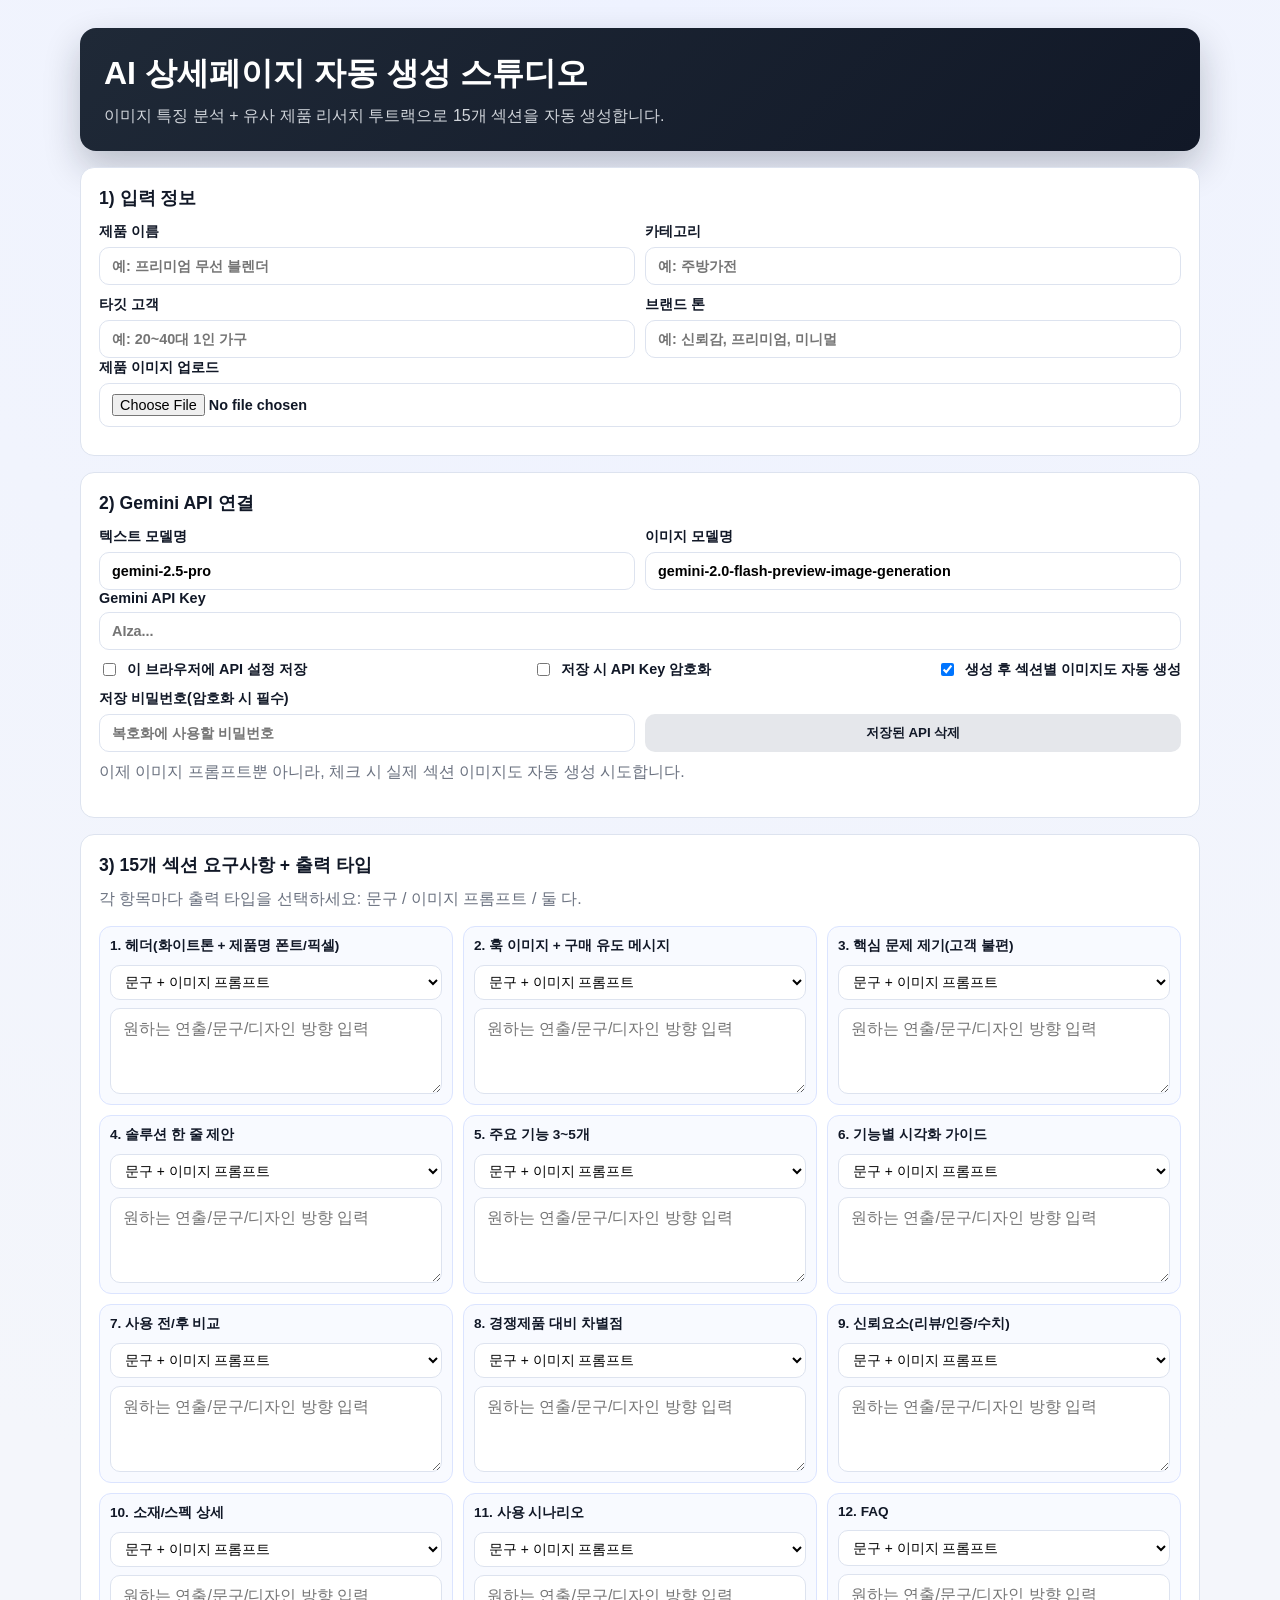
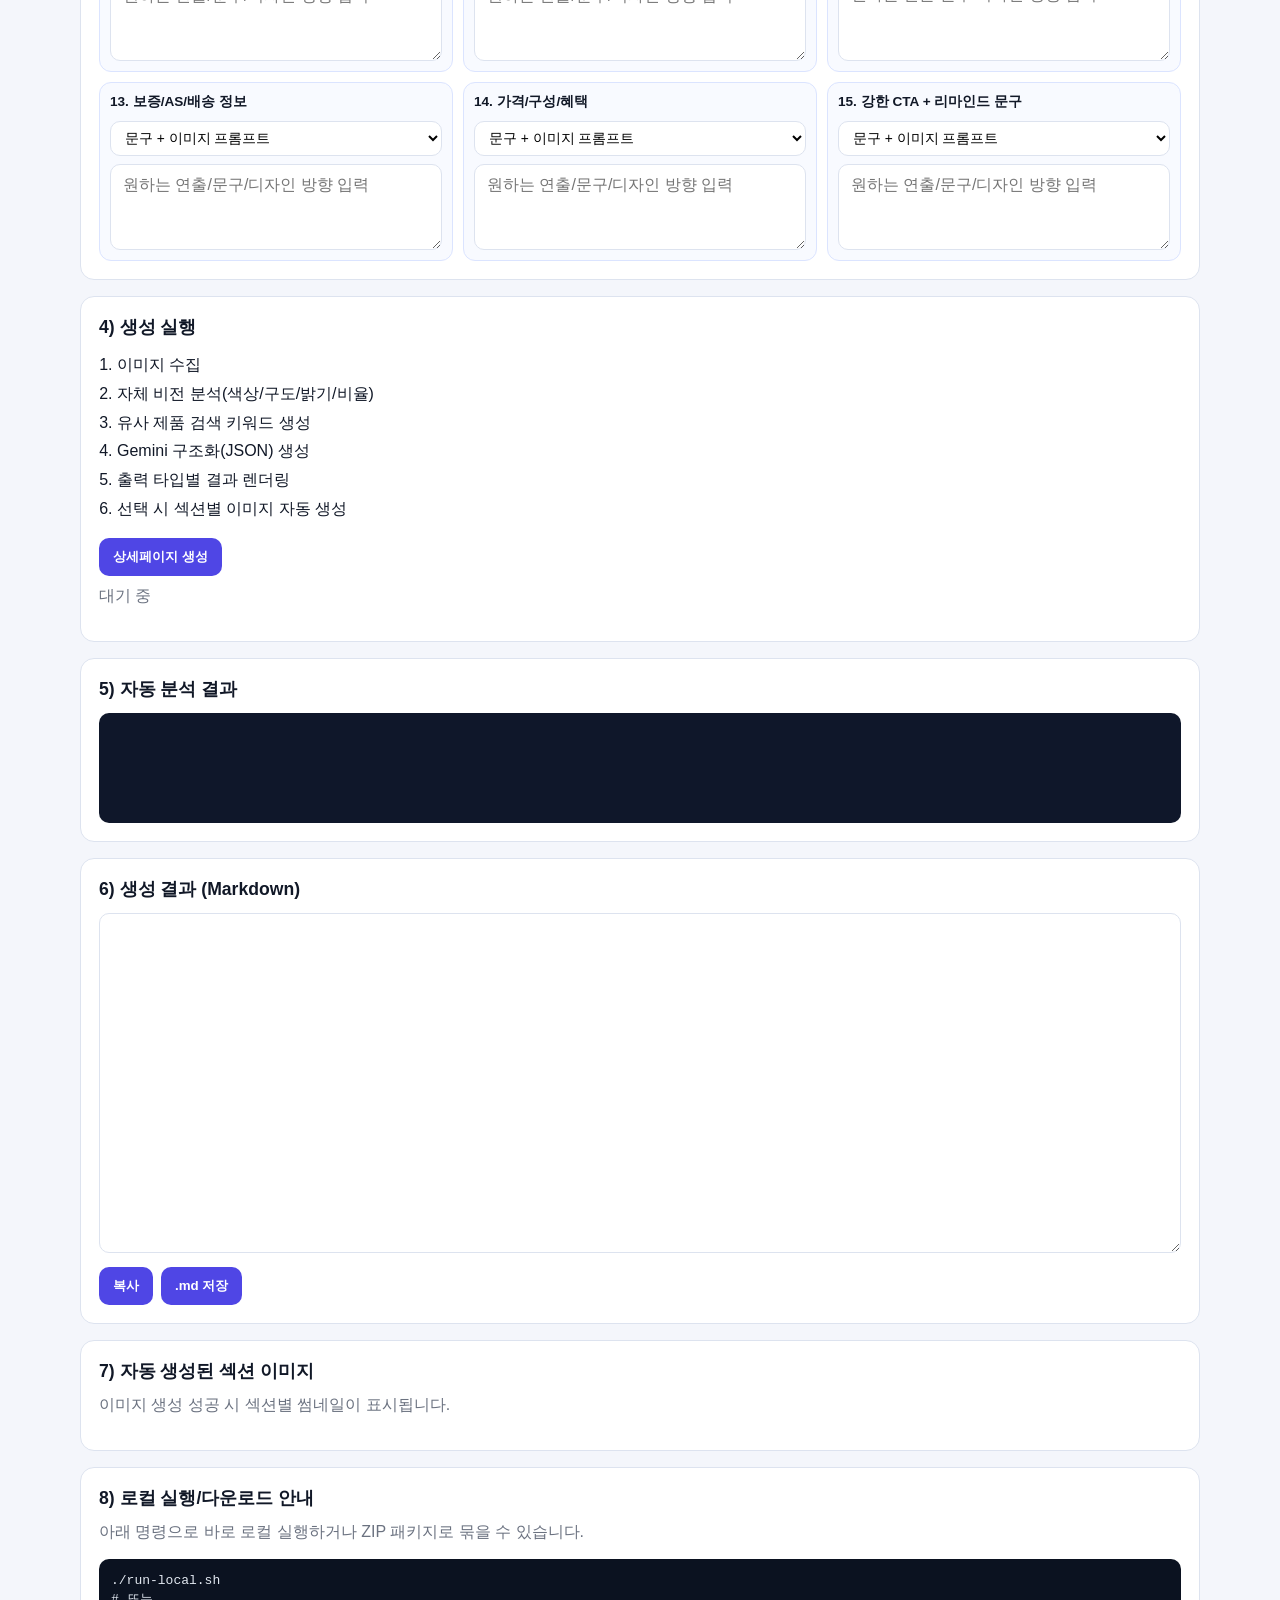
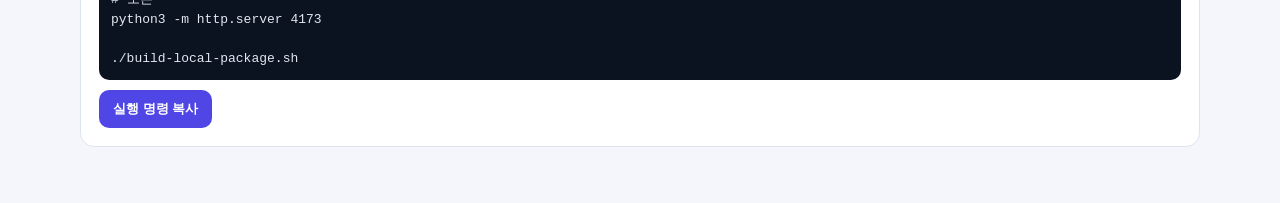
<file: index.html>
<!DOCTYPE html>
<html lang="ko">
<head>
  <meta charset="UTF-8">
  <meta name="viewport" content="width=device-width, initial-scale=1.0">
  <title>AI 상세페이지 빌더 (Local UI)</title>
  <link rel="stylesheet" href="style.css">
</head>
<body>
  <main class="app">
    <header class="hero">
      <h1>AI 상세페이지 자동 생성 스튜디오</h1>
      <p>이미지 특징 분석 + 유사 제품 리서치 투트랙으로 15개 섹션을 자동 생성합니다.</p>
    </header>

    <section class="card">
      <h2>1) 입력 정보</h2>
      <div class="grid two">
        <label>제품 이름
          <input id="productName" type="text" placeholder="예: 프리미엄 무선 블렌더">
        </label>
        <label>카테고리
          <input id="productCategory" type="text" placeholder="예: 주방가전">
        </label>
        <label>타깃 고객
          <input id="targetAudience" type="text" placeholder="예: 20~40대 1인 가구">
        </label>
        <label>브랜드 톤
          <input id="brandTone" type="text" placeholder="예: 신뢰감, 프리미엄, 미니멀">
        </label>
      </div>
      <label>제품 이미지 업로드
        <input id="productImage" type="file" accept="image/*">
      </label>
      <div class="preview-wrap">
        <img id="preview" alt="업로드 미리보기" hidden>
      </div>
    </section>

    <section class="card">
      <h2>2) Gemini API 연결</h2>
      <div class="grid two">
        <label>텍스트 모델명
          <input id="modelName" type="text" value="gemini-2.5-pro">
        </label>
        <label>이미지 모델명
          <input id="imageModelName" type="text" value="gemini-2.0-flash-preview-image-generation">
        </label>
      </div>
      <label>Gemini API Key
        <input id="apiKey" type="password" placeholder="AIza...">
      </label>
      <div class="api-actions">
        <label class="inline-check">
          <input id="rememberApi" type="checkbox">
          이 브라우저에 API 설정 저장
        </label>
        <label class="inline-check">
          <input id="encryptApi" type="checkbox">
          저장 시 API Key 암호화
        </label>
        <label class="inline-check">
          <input id="autoImageGen" type="checkbox" checked>
          생성 후 섹션별 이미지도 자동 생성
        </label>
      </div>
      <div class="grid two api-security-grid">
        <label>저장 비밀번호(암호화 시 필수)
          <input id="apiPassphrase" type="password" placeholder="복호화에 사용할 비밀번호">
        </label>
        <div class="api-btn-wrap">
          <button id="clearApiBtn" type="button" class="secondary-btn">저장된 API 삭제</button>
        </div>
      </div>
      <p class="muted">이제 이미지 프롬프트뿐 아니라, 체크 시 실제 섹션 이미지도 자동 생성 시도합니다.</p>
    </section>

    <section class="card">
      <h2>3) 15개 섹션 요구사항 + 출력 타입</h2>
      <p class="muted">각 항목마다 출력 타입을 선택하세요: 문구 / 이미지 프롬프트 / 둘 다.</p>
      <div id="sectionGrid" class="section-grid"></div>
    </section>

    <section class="card">
      <h2>4) 생성 실행</h2>
      <ol class="pipeline">
        <li>이미지 수집</li>
        <li>자체 비전 분석(색상/구도/밝기/비율)</li>
        <li>유사 제품 검색 키워드 생성</li>
        <li>Gemini 구조화(JSON) 생성</li>
        <li>출력 타입별 결과 렌더링</li>
        <li>선택 시 섹션별 이미지 자동 생성</li>
      </ol>
      <button id="generateBtn" type="button">상세페이지 생성</button>
      <p id="status" class="status">대기 중</p>
    </section>

    <section class="card">
      <h2>5) 자동 분석 결과</h2>
      <pre id="analysisOutput" class="output"></pre>
    </section>

    <section class="card">
      <h2>6) 생성 결과 (Markdown)</h2>
      <textarea id="resultOutput" class="result" spellcheck="false"></textarea>
      <div class="actions">
        <button id="copyBtn" type="button">복사</button>
        <button id="downloadBtn" type="button">.md 저장</button>
      </div>
    </section>

    <section class="card">
      <h2>7) 자동 생성된 섹션 이미지</h2>
      <p class="muted">이미지 생성 성공 시 섹션별 썸네일이 표시됩니다.</p>
      <div id="generatedImages" class="image-grid"></div>
    </section>

    <section class="card">
      <h2>8) 로컬 실행/다운로드 안내</h2>
      <p class="muted">아래 명령으로 바로 로컬 실행하거나 ZIP 패키지로 묶을 수 있습니다.</p>
      <pre class="cmd-box" id="localCmd">./run-local.sh
# 또는
python3 -m http.server 4173

./build-local-package.sh</pre>
      <div class="actions">
        <button id="copyRunCmdBtn" type="button">실행 명령 복사</button>
      </div>
    </section>

  </main>

  <script src="main.js"></script>
</body>
</html>
</file>
<file: style.css>
:root {
  --bg: #f4f6fb;
  --card: #ffffff;
  --line: #dde3ef;
  --text: #111827;
  --muted: #6b7280;
  --primary: #4f46e5;
  --primary-strong: #3730a3;
}

* { box-sizing: border-box; }
body {
  margin: 0;
  font-family: "Pretendard", "Noto Sans KR", sans-serif;
  color: var(--text);
  background: radial-gradient(circle at top, #eef2ff 0%, var(--bg) 45%);
}

.app {
  width: min(1120px, 92vw);
  margin: 28px auto 56px;
  display: grid;
  gap: 16px;
}

.hero {
  background: linear-gradient(135deg, #1f2937, #111827);
  color: #fff;
  border-radius: 16px;
  padding: 24px;
  box-shadow: 0 16px 36px rgba(17, 24, 39, 0.24);
}

.hero h1 {
  margin: 0 0 10px;
  font-size: clamp(1.5rem, 3vw, 2rem);
}

.hero p { margin: 0; color: #d1d5db; }

.card {
  background: var(--card);
  border: 1px solid var(--line);
  border-radius: 14px;
  padding: 18px;
}

.card h2 {
  margin: 0 0 12px;
  font-size: 1.1rem;
}

.grid { display: grid; gap: 10px; }
.grid.two { grid-template-columns: repeat(2, minmax(0, 1fr)); }

label {
  display: grid;
  gap: 6px;
  font-weight: 600;
  font-size: 0.9rem;
}

input,
textarea,
select {
  border: 1px solid var(--line);
  border-radius: 10px;
  padding: 10px 12px;
  font: inherit;
  background: #fff;
}

input:focus,
textarea:focus,
select:focus {
  outline: 2px solid rgba(79, 70, 229, 0.2);
  border-color: var(--primary);
}

.section-grid {
  display: grid;
  grid-template-columns: repeat(3, minmax(0, 1fr));
  gap: 10px;
}

.section-item {
  background: #f8faff;
  border: 1px solid #dbe4ff;
  border-radius: 12px;
  padding: 10px;
  display: grid;
  gap: 8px;
}

.section-item strong {
  display: block;
  margin-bottom: 2px;
  font-size: 0.85rem;
}

.section-item textarea {
  width: 100%;
  min-height: 86px;
  resize: vertical;
}

.output-type {
  font-size: 0.86rem;
  padding: 8px 10px;
}

.preview-wrap { margin-top: 10px; }
#preview {
  max-width: 280px;
  border-radius: 12px;
  border: 1px solid var(--line);
}


.api-actions {
  margin-top: 10px;
  display: flex;
  align-items: center;
  justify-content: space-between;
  gap: 10px;
  flex-wrap: wrap;
}

.inline-check {
  display: inline-flex;
  align-items: center;
  gap: 8px;
  font-weight: 600;
}

.secondary-btn {
  background: #e5e7eb;
  color: #111827;
}

.secondary-btn:hover {
  background: #d1d5db;
}

.api-security-grid {
  margin-top: 10px;
}

.api-btn-wrap {
  display: flex;
  align-items: end;
}

.api-btn-wrap .secondary-btn {
  width: 100%;
}
.pipeline {
  margin: 0 0 14px;
  padding-left: 18px;
  line-height: 1.8;
}

button {
  border: none;
  border-radius: 10px;
  background: var(--primary);
  color: #fff;
  padding: 10px 14px;
  font-weight: 700;
  cursor: pointer;
}

button:hover { background: var(--primary-strong); }
button:disabled { opacity: 0.6; cursor: wait; }

.status,
.muted {
  color: var(--muted);
  margin-top: 10px;
}

.output {
  margin: 0;
  background: #0f172a;
  color: #dbeafe;
  border-radius: 10px;
  padding: 12px;
  overflow: auto;
  min-height: 110px;
}

.result {
  width: 100%;
  min-height: 340px;
  resize: vertical;
}

.actions {
  margin-top: 10px;
  display: flex;
  gap: 8px;
}



.image-grid {
  display: grid;
  grid-template-columns: repeat(3, minmax(0, 1fr));
  gap: 12px;
}

.image-card {
  border: 1px solid var(--line);
  border-radius: 12px;
  padding: 10px;
  background: #fff;
  display: grid;
  gap: 8px;
}

.image-card h3 {
  margin: 0;
  font-size: 0.9rem;
}

.image-card img {
  width: 100%;
  border-radius: 8px;
  border: 1px solid var(--line);
}

.image-card a {
  font-size: 0.85rem;
  color: var(--primary);
  text-decoration: none;
}

.image-card a:hover {
  text-decoration: underline;
}

.cmd-box {
  margin: 0;
  white-space: pre-wrap;
  background: #0b1220;
  color: #e2e8f0;
  border-radius: 10px;
  padding: 12px;
  line-height: 1.5;
}

@media (max-width: 960px) {
  .section-grid,
  .image-grid { grid-template-columns: repeat(2, minmax(0, 1fr)); }
}

@media (max-width: 900px) {
  .grid.two,
  .section-grid,
  .image-grid { grid-template-columns: 1fr; }
}
</file>
